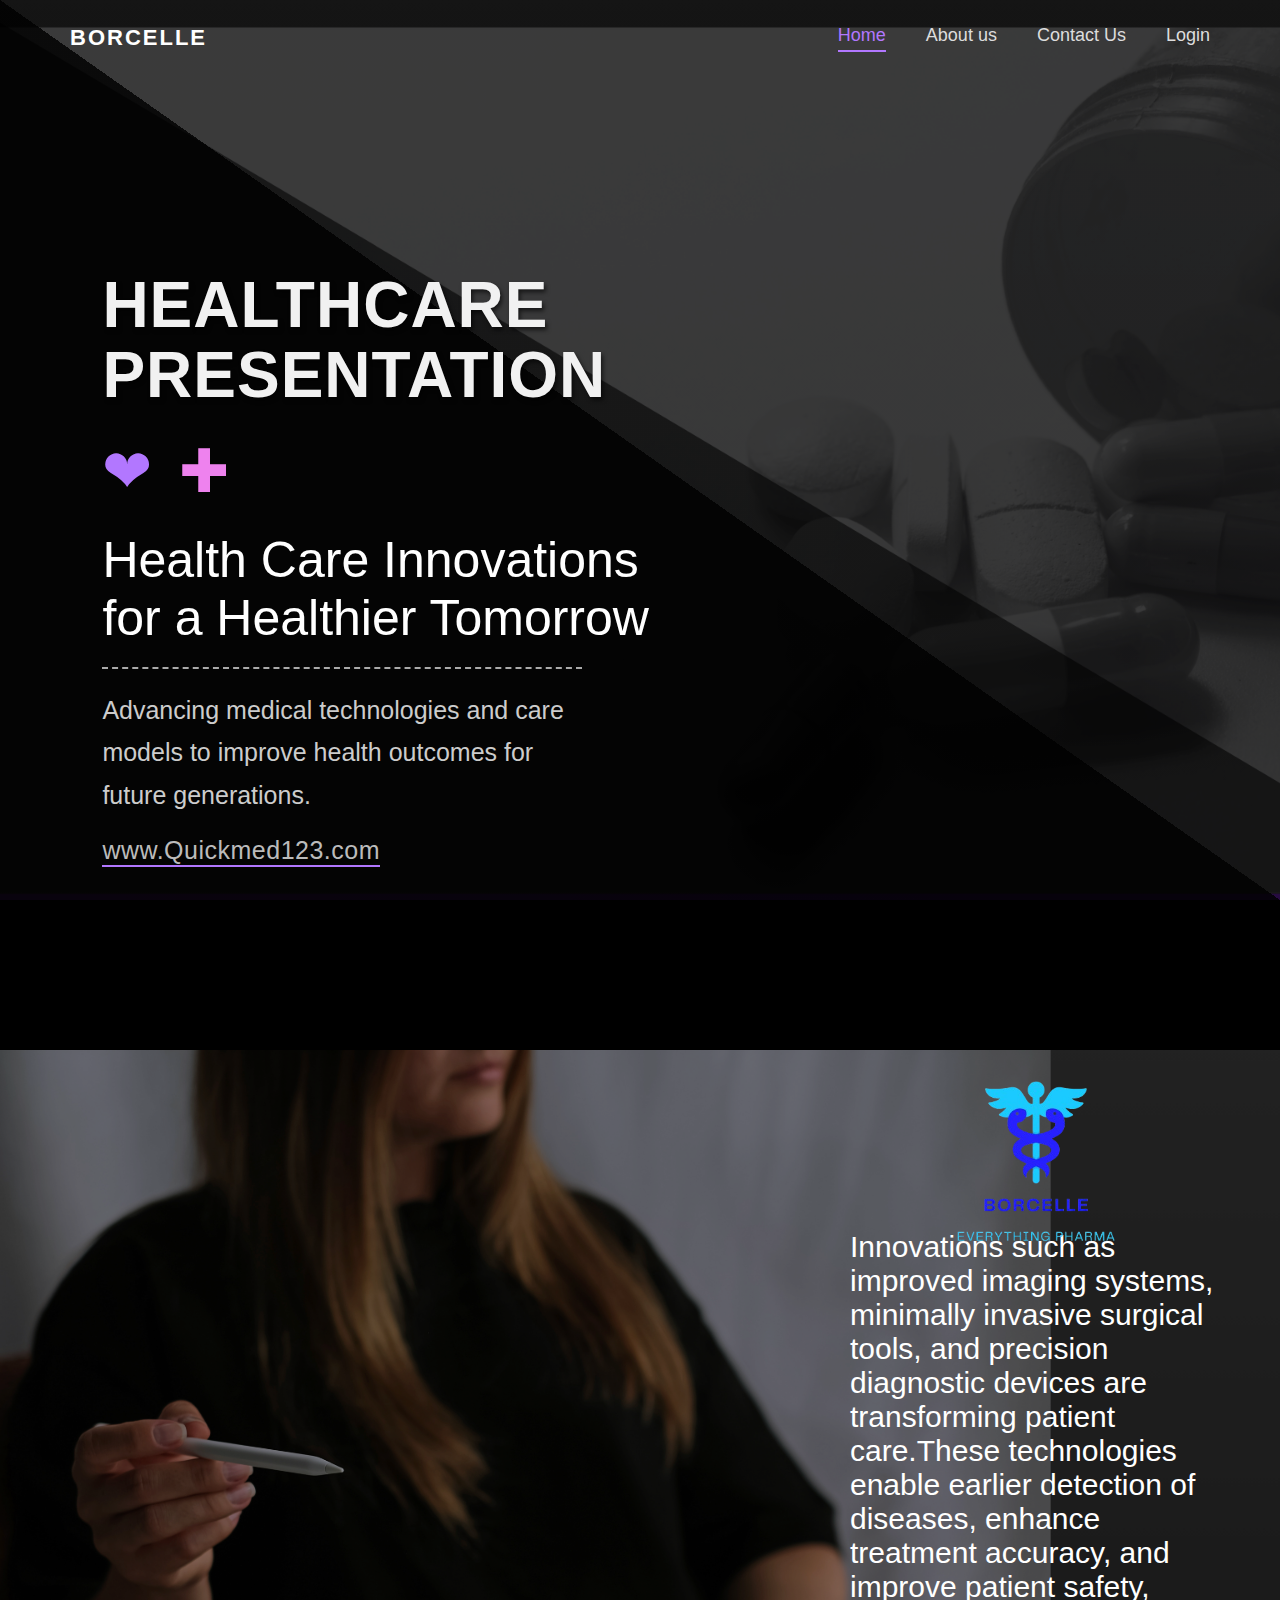
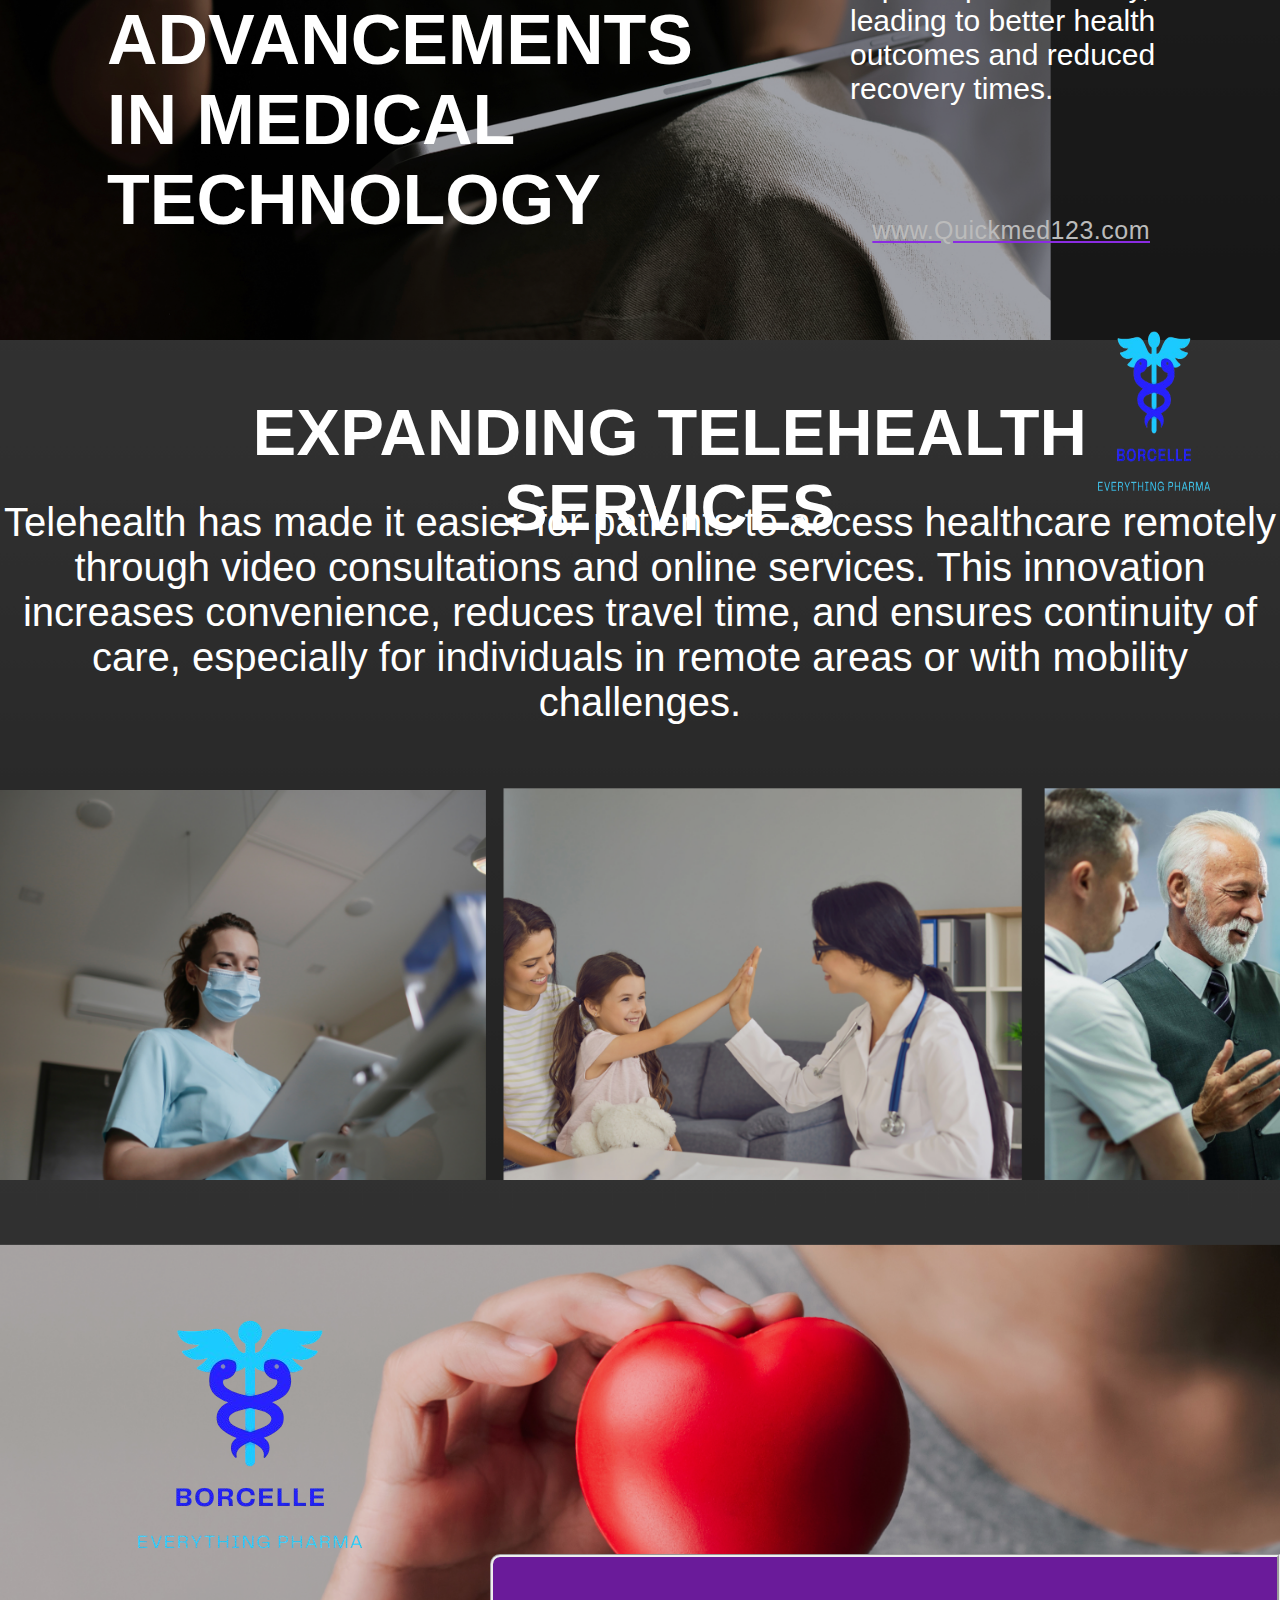
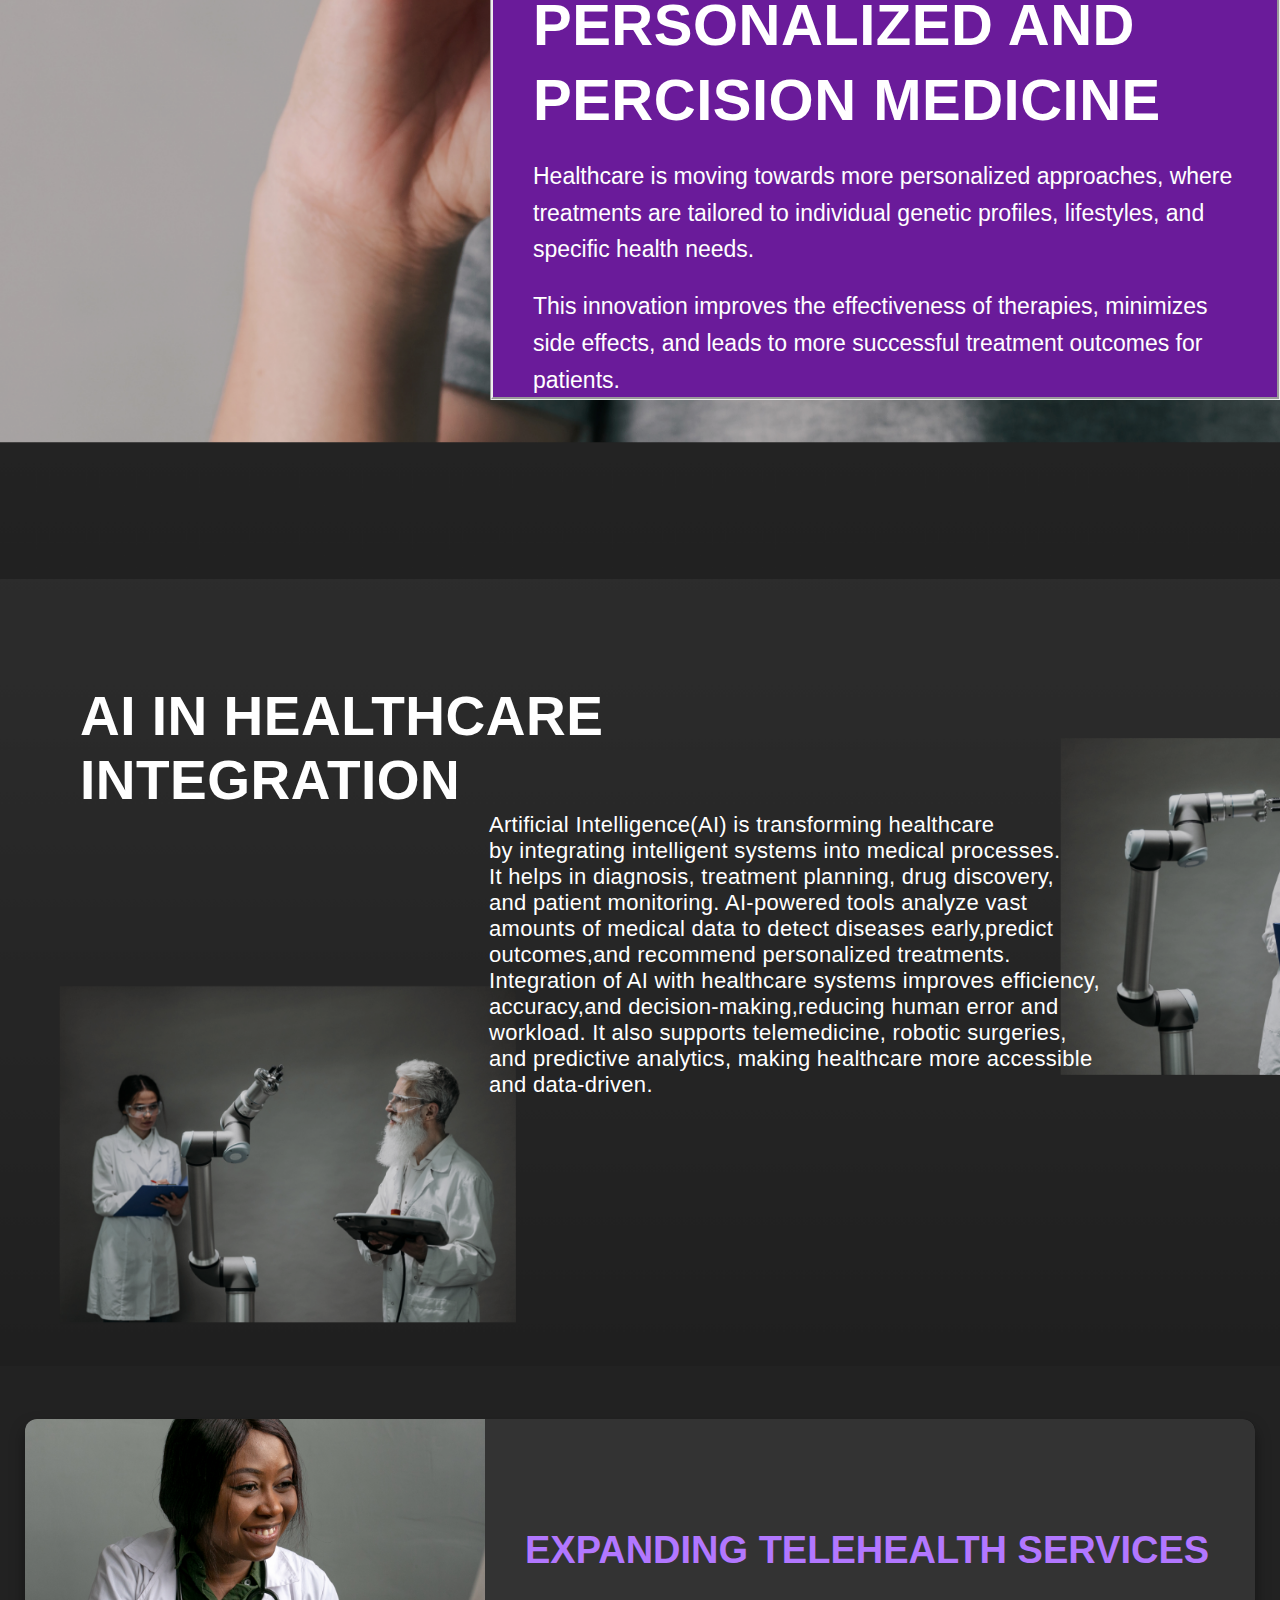
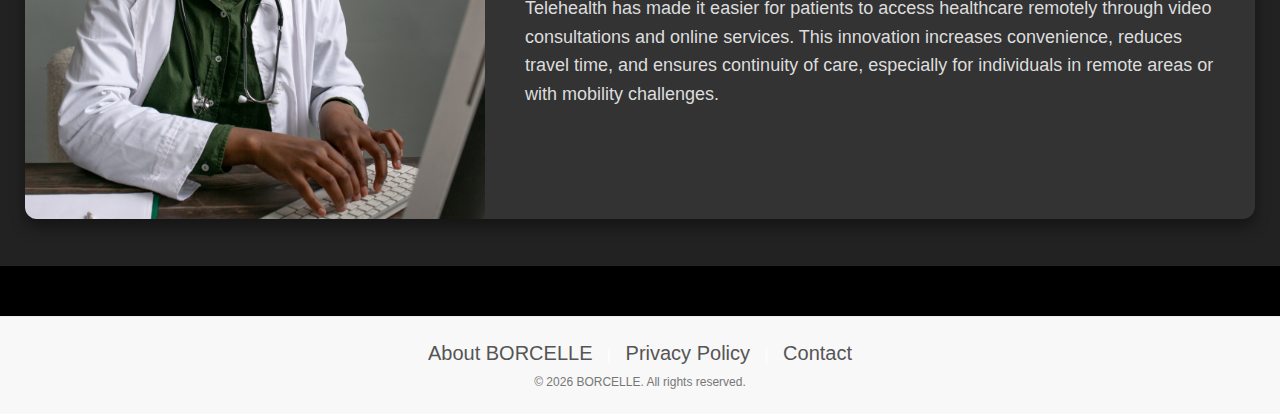
<file: index.html>
<!DOCTYPE html>
<html lang="en">
<head>
  <meta charset="UTF-8">
  <meta name="viewport" content="width=device-width, initial-scale=1.0">
  <title>Quick Meds</title>
  <link rel="stylesheet" href="./style.css">
</head>
<body>
  <div>
    <img id="frontp" src="./first1.png">
    <header class="navbar">
    <div class="logo">BORCELLE</div>
    <nav class="nav-links">
      <a href="#" class="active">Home</a>
      <a href="About_us.html">About us</a>
      <a href="contact.html">Contact Us</a>
      <a href="login.html">Login</a>
    </nav>

    <div class="content">
      <h1>HEALTHCARE <br> PRESENTATION</h1>
      <div class="icon">
        <span class="heart">❤</span>
        <span class="cross">✚</span>
      </div>
      <h2>Health Care Innovations for a Healthier Tomorrow</h2>
      <hr>
      <p>
        Advancing medical technologies and care<br>
        models to improve health outcomes for<br>
        future generations.
      </p>
      <span class="website">www.Quickmed123.com</span>
    </div>
    </header>
   


  </div>

  <div>
    <img id = "front2p" src="./page 2.png">
    <div  class="content2">
      <h1>ADVANCEMENTS <br>IN MEDICAL <br> TECHNOLOGY</h1>
      <h2>
        Innovations such as <br>improved imaging systems, minimally invasive surgical tools,
        and precision diagnostic devices are transforming patient care.These technologies
        enable earlier detection of diseases, enhance treatment accuracy, and improve
        patient safety, leading to better health outcomes and reduced recovery times.
      </h2>
      <p class="website2">www.Quickmed123.com </p>
    </div>
    <header class="main-header">
    <div class="logo-container">
        <a href="/">
          <img src="logo_32.png" alt="BORCELLE Everything Pharma Logo" class="header-logo">
        </a>
    </div>
    </header>
  
  </div>

  <div>
    <img id="front3p" src="./images 3.png">
    <div class="content3">
      <h1>EXPANDING TELEHEALTH SERVICES</h1>
      <h2>
        Telehealth has made it easier for patients to access healthcare remotely through video consultations and online
        services. This innovation increases convenience, reduces travel time, and ensures continuity of care, especially for
        individuals in remote areas or with mobility challenges.
      </h2>

  </div>
  <div>
    <img src="./logo_32.png" alt="BORCELLE Everything Pharma Logo" class="header-logo2">
  </div>
  
  <div>
    <img id="front4p" src="./SEB WALI IMAGE.PNG">
    <div class="content4">
      <h1>PERSONALIZED AND<br> PERCISION MEDICINE</h1>
      <p>
        Healthcare is moving towards more personalized approaches, where treatments are
        tailored to individual genetic profiles, lifestyles, and specific health needs.
      </p>
      <p>
        This innovation improves the effectiveness of therapies, minimizes side effects,
        and leads to more successful treatment outcomes for patients.
      </p>
    </div>
    <div>
      <img src="./logo_32.png" alt="BORCELLE Everything Pharma Logo" class="header-logo3">
    </div>
    
  </div>

  <div class="nursdoc">
    <img src="./docnurs.png" id="front5p">
    <div class="content5">
      <h1>AI IN HEALTHCARE<br> INTEGRATION</h1>
      <p>
        Artificial Intelligence(AI) is transforming healthcare<br> by integrating intelligent systems into medical processes.<br> It helps in diagnosis, treatment planning, drug discovery, <br>and patient monitoring. AI-powered tools analyze vast <br>amounts of medical data to detect diseases early,predict<br> outcomes,and recommend personalized treatments.<br>

        Integration of AI with healthcare systems improves efficiency,<br> accuracy,and decision-making,reducing human error and<br> workload. It also supports telemedicine, robotic surgeries,<br> and predictive analytics, making healthcare more accessible <br>and data-driven.

      </p>

  </div><br>
  <div class="section-container">
    <div class="telehealth-block">
      <div class="image-side">
          <img src="./photo.png" alt="Image related to telehealth">
      </div>
            
      <div class="content-side">
          <h1>EXPANDING TELEHEALTH SERVICES</h1>
          <p>
              Telehealth has made it easier for patients to access healthcare remotely through video consultations and online
              services. This innovation increases convenience, reduces travel time, and ensures continuity of care, especially for
              individuals in remote areas or with mobility challenges.
          </p>
      </div>
    </div>
  </div>

    <footer class="simple-footer">
      <div class="footer-simple-container">
        <div class="footer-links-simple">
          <a href="About_us.html">About BORCELLE</a>
          <span class="separator-simple">|</span>
          <a href="privacy_policy.html">Privacy Policy</a>
          <span class="separator-simple">|</span>
          <a href="contact.html">Contact</a>
        </div>
        <p class="footer-copyright-simple">
          &copy; 2025 BORCELLE. All rights reserved.
        </p>

      </div>
    </footer>

  </div>
  <script>
  document.querySelector(".footer-copyright-simple")
    .innerHTML = `&copy; ${new Date().getFullYear()} BORCELLE. All rights reserved.`;
// scrollbar
const elements = document.querySelectorAll(".features");
function revealOnScroll() {
  elements.forEach(el => {
    const position = el.getBoundingClientRect().top;
    const windowHeight = window.innerHeight;

    if (position < windowHeight * 0.8) {
      el.classList.add("show");
    }
  });
}
window.addEventListener("scroll", revealOnScroll);
revealOnScroll();
elements.forEach(el => observer.observe(el));  
</script>

</body>
</html>
</file>
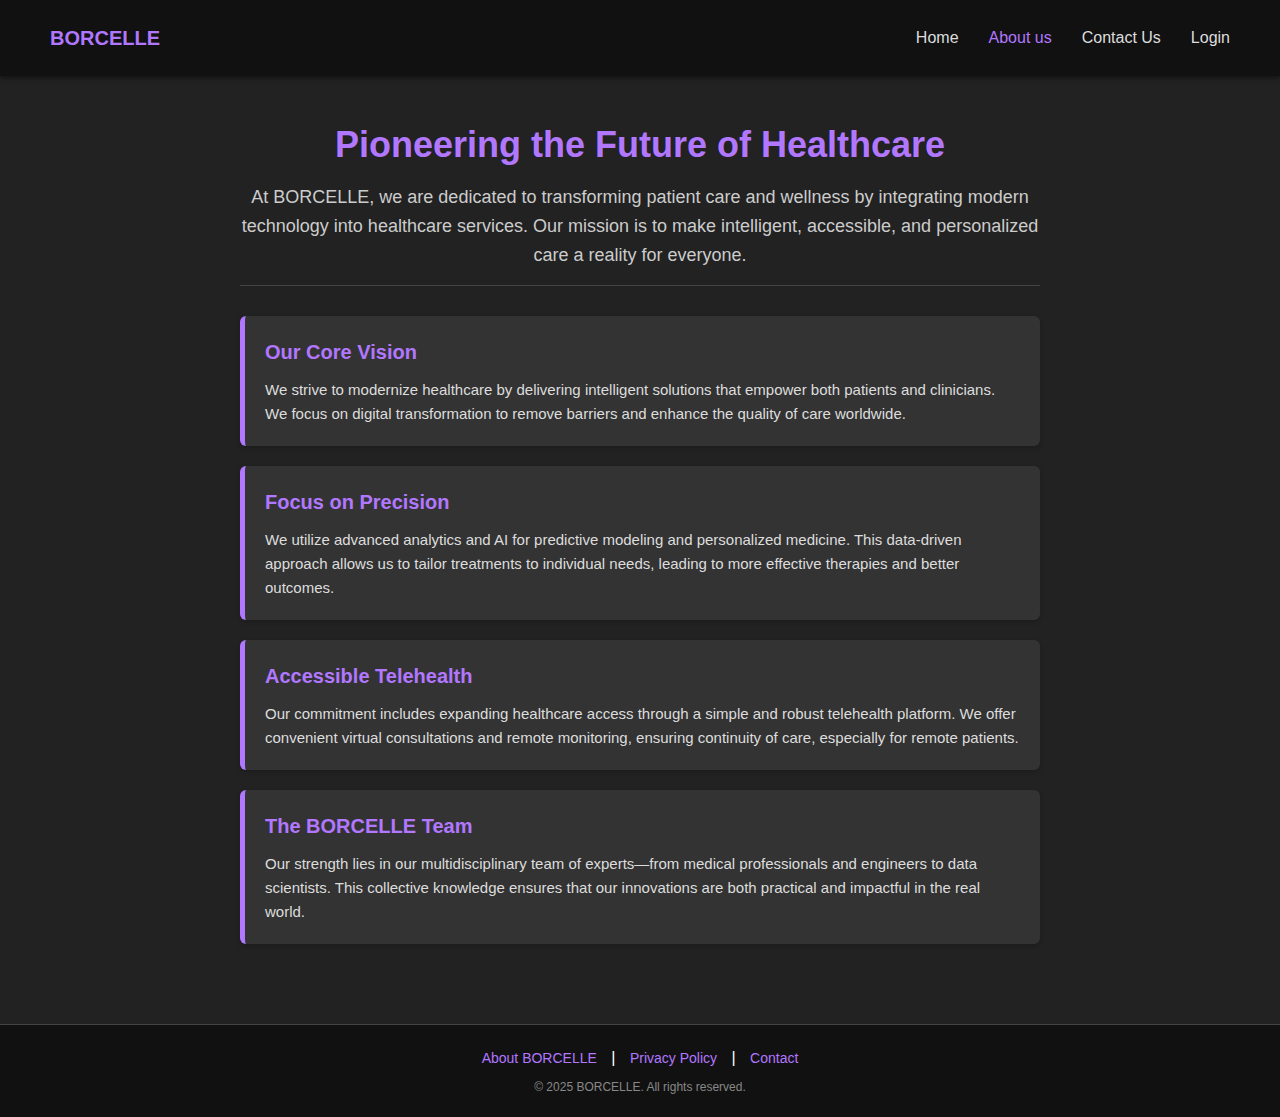
<file: About_us.html>
<!DOCTYPE html>
<html lang="en">
<head>
  <meta charset="UTF-8">
  <meta name="viewport" content="width=device-width, initial-scale=1.0">
  <title>About BORCELLE</title>
  <style>
    * {
      margin: 0;
      padding: 0;
      box-sizing: border-box;
      font-family: -apple-system, BlinkMacSystemFont, "Segoe UI", Roboto, "Helvetica Neue", Arial, sans-serif;
    }

    body {
      background-color: #222; 
      color: #fff;
      line-height: 1.6;
      min-height: 100vh;
      display: flex;
      flex-direction: column;
    }

    .navbar {
      display: flex;
      justify-content: space-between;
      align-items: center;
      padding: 20px 50px;
      background: #111;
      box-shadow: 0 2px 5px rgba(0, 0, 0, 0.5);
    }

    .logo {
      font-size: 20px;
      font-weight: bold;
      color: #b277ff; 
    }

    .nav-links {
      display: flex;
      gap: 30px;
    }

    .nav-links a {
      color: #ddd;
      text-decoration: none;
      font-size: 16px;
      padding: 5px 0;
    }

    .nav-links a:hover,
    .nav-links a.active {
      color: #b277ff;
    }

    .about-section {
        padding: 40px 50px;
        margin: 0 auto;
        max-width: 900px;
        flex-grow: 1;
    }

    .about-section h2 {
        font-size: 36px;
        font-weight: bold;
        margin-bottom: 10px;
        color: #b277ff;
        text-align: center;
    }
    
    .about-section > p {
        font-size: 18px;
        color: #ccc;
        text-align: center;
        margin-bottom: 30px;
        padding-bottom: 15px;
        border-bottom: 1px solid #444; 
    }

    .feature-list {
        display: flex;
        flex-direction: column;
        gap: 20px;
        margin-top: 30px;
    }

    .features {
        background-color: #333;
        padding: 20px;
        border-radius: 6px;
        box-shadow: 0 2px 5px rgba(0, 0, 0, 0.2);
        border-left: 5px solid #b277ff; 
    }

    .features h3 {
        font-size: 20px;
        color: #b277ff;
        margin-bottom: 10px;
        font-weight: bold;
    }

    .features p {
        font-size: 15px;
        color: #ddd;
    }

    .footer1 {
        background-color: #111;
        text-align: center; 
        padding: 20px 10px;
        border-top: 1px solid #444;
        margin-top: 40px;
    }

    .footer-links a {
        color: #b277ff;
        text-decoration: none;
        margin: 0 10px; 
        font-size: 14px;
    }

    .footer3 {
        margin: 8px 0 0 0; 
        font-size: 12px;
        color: #888;
    }

    @media (max-width: 600px) {
        .navbar {
            padding: 15px 20px;
            flex-direction: column;
            gap: 10px;
        }
        .nav-links {
            gap: 15px;
        }
        .about-section {
            padding: 30px 20px;
        }
        .about-section h2 {
            font-size: 28px;
        }
    }
  </style>  
</head>
<body>
   <header class="navbar">
        <div class="logo">BORCELLE</div>
        <nav class="nav-links">
            <a href="index.html">Home</a>
            <a href="about.html" class="active">About us</a>
            <a href="contact.html">Contact Us</a>
            <a href="login.html">Login</a>
        </nav>
    </header>

    <div class="about-section">
        <h2>Pioneering the Future of Healthcare</h2>
        <p>
            At BORCELLE, we are dedicated to transforming patient care and wellness by integrating modern technology into healthcare services. Our mission is to make intelligent, accessible, and personalized care a reality for everyone.
        </p>

        <div class="feature-list">
            
            <div class="features">
                <h3>Our Core Vision</h3>
                <p>
                    We strive to modernize healthcare by delivering intelligent solutions that empower both patients and clinicians. We focus on digital transformation to remove barriers and enhance the quality of care worldwide.
                </p>
            </div>
            
            <div class="features">
                <h3>Focus on Precision</h3>
                <p>
                    We utilize advanced analytics and AI for predictive modeling and personalized medicine. This data-driven approach allows us to tailor treatments to individual needs, leading to more effective therapies and better outcomes.
                </p>
            </div>

            <div class="features">
                <h3>Accessible Telehealth</h3>
                <p>
                    Our commitment includes expanding healthcare access through a simple and robust telehealth platform. We offer convenient virtual consultations and remote monitoring, ensuring continuity of care, especially for remote patients.
                </p>
            </div>
            
            <div class="features">
                <h3>The BORCELLE Team</h3>
                <p>
                    Our strength lies in our multidisciplinary team of experts—from medical professionals and engineers to data scientists. This collective knowledge ensures that our innovations are both practical and impactful in the real world.
                </p>
            </div>
        </div>
    </div>

    <footer class="footer1">
        <div class="footer2">
            <div class="footer-links">
                <a href="about.html">About BORCELLE</a>
                <span class="separator-simple">|</span>
                <a href="#">Privacy Policy</a>
                <span class="separator-simple">|</span>
                <a href="contact.html">Contact</a>
            </div>
            <p class="footer3">
                &copy; 2025 BORCELLE. All rights reserved.
            </p>
        </div>
    </footer>
    <script>
        const links = document.querySelectorAll(".nav-links a");
links.forEach(link => {
  if (link.href === window.location.href) {
    link.classList.add("active");
  }
});

document.getElementById("themeBtn").addEventListener("click", () => {
document.body.classList.toggle("light");
});

    </script>    
</body>
</html>
</file>
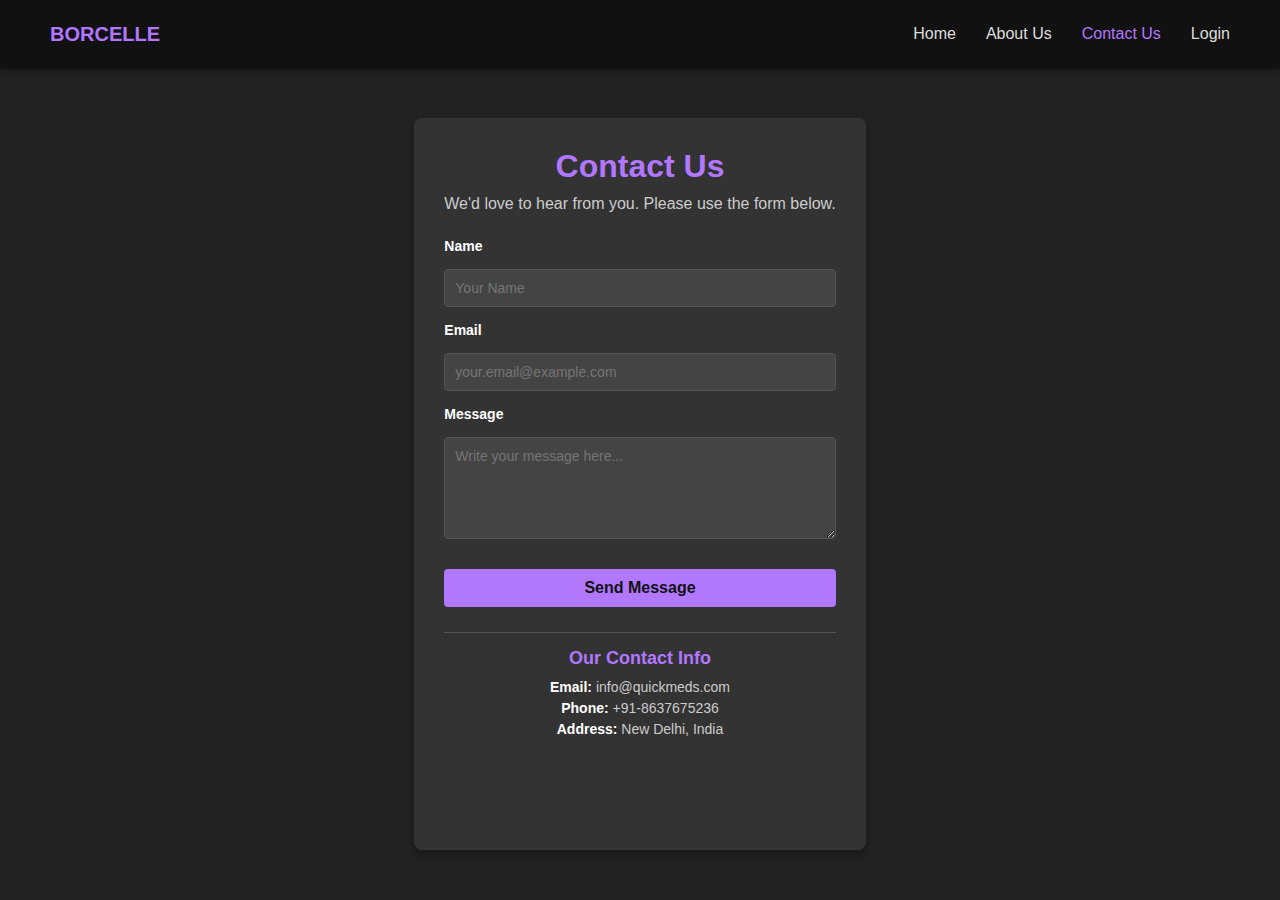
<file: contact.html>
<!DOCTYPE html>
<html lang="en">
<head>
  <meta charset="UTF-8">
  <meta name="viewport" content="width=device-width, initial-scale=1.0">
  <title>Contact BORCELLE</title>
  <style>
* {
  margin: 0;
  padding: 0;
  box-sizing: border-box;
  font-family: -apple-system, BlinkMacSystemFont, "Segoe UI", Roboto, "Helvetica Neue", Arial, sans-serif; 
}

body {
  background-color: #222; 
  color: #fff;
  min-height: 100vh;
  display: flex;
  flex-direction: column;
}

.navbar {
  display: flex;
  justify-content: space-between;
  align-items: center;
  padding: 20px 50px;
  background: #111;
  box-shadow: 0 2px 5px rgba(0, 0, 0, 0.5);
}

.logo {
  font-size: 20px;
  font-weight: bold;
  color: #b277ff; 
}

.nav-links {
  display: flex;
  gap: 30px;
}

.nav-links a {
  color: #ddd;
  text-decoration: none;
  font-size: 16px;
  padding: 5px 0;
}

.nav-links a:hover,
.nav-links a.active {
  color: #b277ff;
}

.container {
    max-width: 550px;
    margin: 50px auto;
    flex-grow: 1;
    background: #333; 
    padding: 30px;
    border-radius: 8px;
    box-shadow: 0 4px 10px rgba(0, 0, 0, 0.3);
}

.container h1 {
    font-size: 32px;
    margin-bottom: 10px;
    color: #b277ff;
    text-align: center;
}

.container p.intro-text {
    font-size: 16px;
    color: #ccc;
    margin-bottom: 25px;
    text-align: center;
}

.details {
    display: flex;
    flex-direction: column;
    gap: 15px;
}

.details label {
    font-size: 14px;
    color: #fff;
    font-weight: bold;
}

.details input,
.details textarea {
    padding: 10px;
    border-radius: 4px;
    border: 1px solid #555;
    background: #444;
    color: #fff;
    font-size: 14px;
}

.details input:focus,
.details textarea:focus {
    outline: none;
    border-color: #b277ff;
}

.details textarea {
    resize: vertical;
}

.details button {
    padding: 10px;
    border: none;
    border-radius: 4px;
    background: #b277ff;
    color: #111;
    font-size: 16px;
    cursor: pointer;
    font-weight: bold;
    margin-top: 15px;
    transition: background-color 0.2s;
}

.details button:hover {
    background: #9a58ff; 
}

.contact-details {
    margin-top: 25px;
    padding-top: 15px;
    border-top: 1px solid #555;
    font-size: 14px;
}

.contact-details h2 {
  font-size: 18px;
  color: #b277ff;
  margin-bottom: 10px;
  text-align: center;
}

.item {
    margin-bottom: 5px;
    color: #ccc;
    text-align: center;
}

.item strong {
  color: #fff;
}

@media (max-width: 600px) {
    .navbar {
        padding: 15px 20px;
        flex-direction: column;
        gap: 10px;
    }
    .nav-links {
        gap: 15px;
    }
    .container {
        margin: 30px 15px;
        padding: 20px;
    }
}
  </style>  
</head>
<body>
   <header class="navbar">
        <div class="logo">BORCELLE</div>
        <nav class="nav-links">
            <a href="index.html">Home</a>
            <a href="about.html">About Us</a>
            <a href="contact.html" class="active">Contact Us</a>
            <a href="login.html">Login</a> 
        </nav>
    </header>
    
    <div class="container">
        <h1>Contact Us</h1>
        <p class="intro-text">We'd love to hear from you. Please use the form below.</p>
        
        <form class="details">
            <label for="name">Name</label>
            <input type="text" id="name" name="name" required placeholder="Your Name">
            
            <label for="email">Email</label>
            <input type="email" id="email" name="email" required placeholder="your.email@example.com">
            
            <label for="message">Message</label>
            <textarea id="message" name="message" rows="5" required placeholder="Write your message here..."></textarea>
            
            <button type="submit">Send Message</button>
        </form>
        
        <div class="contact-details">
            <h2>Our Contact Info</h2>
            
            <div class="item">
              <strong>Email:</strong> info@quickmeds.com
            </div>
            
            <div class="item">
              <strong>Phone:</strong> +91-8637675236
            </div>

            <div class="item">
              <strong>Address:</strong> New Delhi, India
            </div>
        </div>
    </div>
<script>
  document.querySelector(".details").addEventListener("submit", e => {
    e.preventDefault();

    const name = document.getElementById("name").value.trim();
    const email = document.getElementById("email").value.trim();
    const message = document.getElementById("message").value.trim();

    if (!name) return alert("Enter your name.");
    if (!email.includes("@")) return alert("Enter valid email.");
    if (message.length < 5) return alert("Message too short.");

    alert("Message sent!");
  });
</script>

    
</body>
</html>
</file>
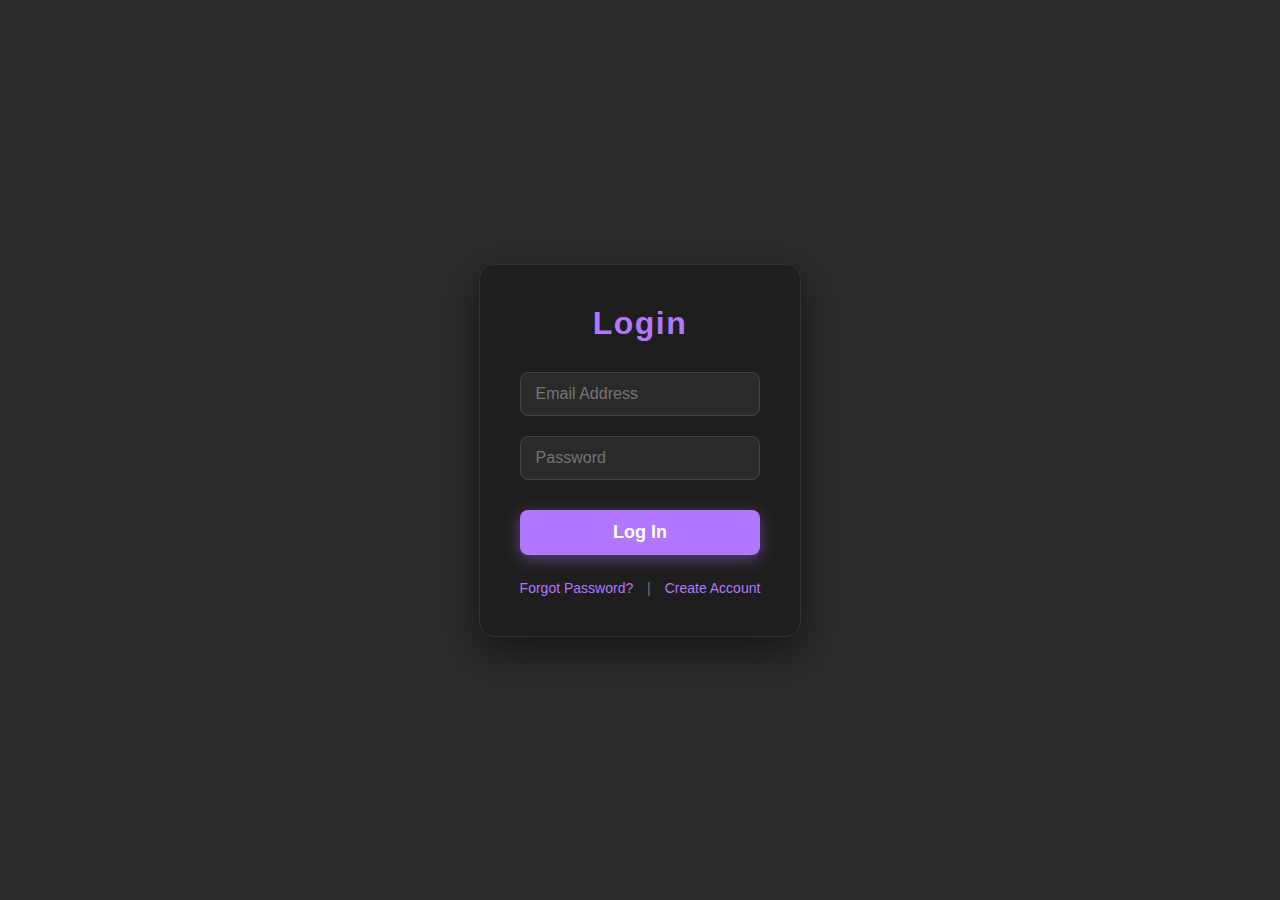
<file: login.html>
<!DOCTYPE html>
<html lang="en">
<head>
  <meta charset="UTF-8">
  <meta name="viewport" content="width=device-width, initial-scale=1.0">
  <title>Login</title>
  <style>
    * {
      margin: 0;
      padding: 0;
      box-sizing: border-box;
      font-family: "Poppins", sans-serif; 
    }

    body {
      background-color: #2b2b2b; 
      color: #fff;
      display: flex;
      justify-content: center;
      align-items: center;
      min-height: 100vh;
    }

    .login-container {
      max-width: 400px;
      padding: 40px;
      background: #1e1e1e; 
      border-radius: 15px;
      box-shadow: 0 15px 40px rgba(0, 0, 0, 0.5); 
      border: 1px solid #333; 
    }

    .login-container h1 {
      font-size: 32px;
      font-weight: 700;
      text-align: center;
      margin-bottom: 30px;
      color: #b277ff; 
      letter-spacing: 1.5px;
    }

    .login-form {
      display: flex;
      flex-direction: column;
      gap: 20px;
    }

    .inputs {
      position: relative;
    }

    .login-form input {
      width: 100%;
      padding: 12px 15px;
      border: 1px solid #444;
      border-radius: 8px;
      background: #2a2a2a; 
      color: #fff;
      font-size: 16px;
      transition: border-color 0.3s ease, box-shadow 0.3s ease;
    }

    .login-form input:focus {
      border-color: #b277ff;
      outline: none;
      box-shadow: 0 0 8px rgba(178, 119, 255, 0.6);
    }

    .login-form button {
      width: 100%;
      padding: 12px 0;
      border: none;
      border-radius: 8px;
      background: #b277ff; 
      color: #fff;
      font-size: 18px;
      font-weight: 600;
      cursor: pointer;
      margin-top: 10px;
      transition: 0.3s ease,box-shadow 0.3s ease;
      box-shadow: 0 4px 15px rgba(178, 119, 255, 0.4);
    }

    .login-form button:hover {
      background: #7c3bd8; 
      transform: translateY(-2px);
      box-shadow: 0 6px 20px rgba(124, 59, 216, 0.6);
    }

    .links {
      text-align: center;
      margin-top: 25px;
      font-size: 14px;
    }

    .links a {
      color: #b277ff;
      text-decoration: none;
      transition: color 0.3s ease;
    }

    .links a:hover {
      color: #fff;
      text-decoration: underline;
    }

    .separator {
      color: #777;
      margin: 0 10px;
    }
  </style>  
</head>
<body>
   
  <div class="login-container">
    <h1>Login</h1>

    <form class="login-form">
      
      <div class="inputs">
        <input type="email" id="email" name="email" placeholder="Email Address" required>
      </div>
      
      <div class="input-group">
        <input type="password" id="password" name="password" placeholder="Password" required>
      </div>
      
      <button type="submit">Log In</button>
    </form>

    <div class="links">
      <a href="#">Forgot Password?</a>
      <span class="separator">|</span>
      <a href="#">Create Account</a>
    </div>
  </div>
<script>
  const form = document.querySelector(".login-form");
  const email = document.getElementById("email");
  const pass = document.getElementById("password");
  const btn = document.querySelector("button");
  email.addEventListener("input", checkInputs);
  pass.addEventListener("input", checkInputs);

  form.addEventListener("submit", function(e) {

    if (!email.value.includes("@") || !email.value.includes(".")) {
      alert("Invalid email.");
      return;
    }

    if (pass.value.length < 6) {
      alert("Password must be at least 6 characters.");
      return;
    };

    alert("Welcome Back!");

    email.value = "";
    pass.value = "";
    checkInputs(); 
  });
</script>
        
</body>
</html>
</file>
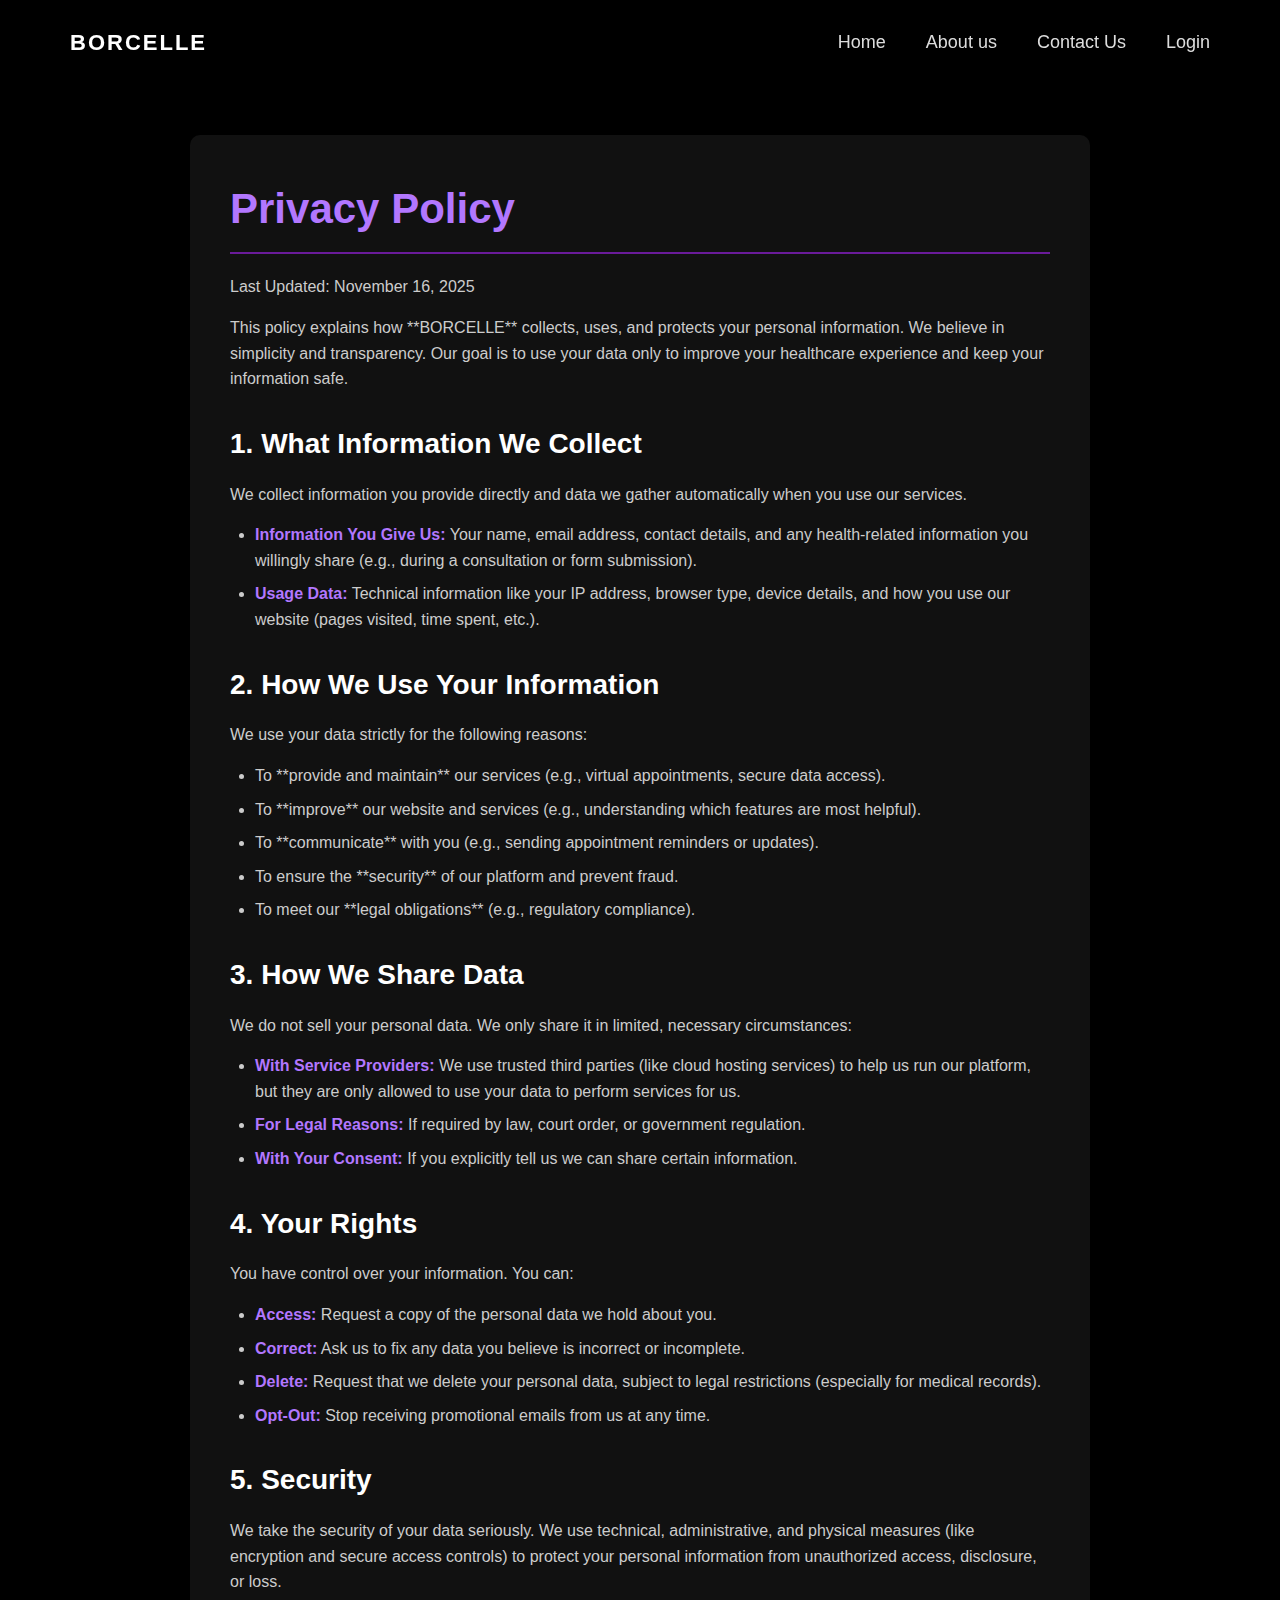
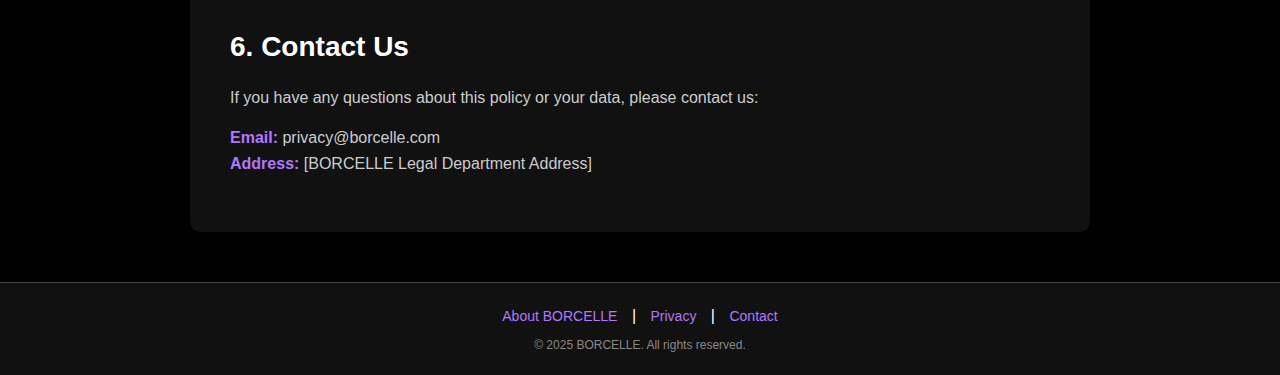
<file: privacy_policy.html>
<!DOCTYPE html>
<html lang="en">
<head>
  <meta charset="UTF-8">
  <meta name="viewport" content="width=device-width, initial-scale=1.0">
  <title>Privacy Policy</title>
  <style>
    * {
      margin: 0;
      padding: 0;
      box-sizing: border-box;
      font-family: "Poppins", sans-serif;
      scroll-behavior: smooth;
    }

    body {
      background-color: #000;
      color: #fff;
      line-height: 1.6;
    }

    .navbar {
      display: flex;
      justify-content: space-between;
      align-items: center;
      padding: 25px 70px;
      background: rgba(0, 0, 0, 0.6);
      position: sticky;
      top: 0;
      z-index: 100;
      box-shadow: 0 2px 10px rgba(0, 0, 0, 0.5);
    }

    .logo {
      font-size: 22px;
      font-weight: 700;
      letter-spacing: 2px;
      color: #fff;
    }

    .nav-links {
      display: flex;
      gap: 40px;
    }

    .nav-links a {
      color: #ddd;
      text-decoration: none;
      font-size: 18px;
      transition: 0.3s;
    }

    .nav-links a:hover,
    .nav-links a.active {
      color: #b277ff;
    }

    /* Policy Content Styling */
    .policy-container {
      max-width: 900px;
      margin: 50px auto;
      padding: 40px;
      background: #111;
      border-radius: 10px;
      box-shadow: 0 4px 20px rgba(0, 0, 0, 0.7);
    }

    h1 {
      font-size: 42px;
      color: #b277ff;
      margin-bottom: 20px;
      border-bottom: 2px solid #6a1b9a;
      padding-bottom: 10px;
    }

    h2 {
      font-size: 28px;
      color: #fff;
      margin-top: 30px;
      margin-bottom: 15px;
    }

    p {
      margin-bottom: 15px;
      color: #ccc;
    }

    ul {
      margin-left: 25px;
      margin-bottom: 20px;
      list-style-type: disc;
    }

    li {
      margin-bottom: 8px;
      color: #ccc;
    }

    strong {
      color: #b277ff;
    }

    /* Footer Styles (copied for consistency) */
    .simple-footer {
        background-color: #111;
        text-align: center; 
        padding: 20px 10px;
        border-top: 1px solid #444;
        width: 100%;
        position: relative;
        z-index: 10;
        margin-top: 50px;
    }

    .footer-links-simple a {
        color: #b277ff;
        text-decoration: none;
        margin: 0 10px; 
        font-size: 14px;
    }

    .footer-links-simple a:hover {
        text-decoration: underline;
    }

    .footer-copyright-simple {
        margin: 8px 0 0 0; 
        font-size: 12px;
        color: #888;
    }

  </style>
</head>
<body>

  <header class="navbar">
    <div class="logo">BORCELLE</div>
    <nav class="nav-links">
      <a href="index.html">Home</a>
      <a href="About_us.html">About us</a>
      <a href="contact.html">Contact Us</a>
      <a href="login.html">Login</a>
    </nav>
  </header>

  <div class="policy-container">
    <h1>Privacy Policy</h1>

    <p>
      Last Updated: November 16, 2025
    </p>

    <p>
      This policy explains how **BORCELLE** collects, uses, and protects your personal information. We believe in simplicity and transparency. Our goal is to use your data only to improve your healthcare experience and keep your information safe.
    </p>

    <h2>1. What Information We Collect</h2>
    <p>We collect information you provide directly and data we gather automatically when you use our services.</p>
    <ul>
      <li><strong>Information You Give Us:</strong> Your name, email address, contact details, and any health-related information you willingly share (e.g., during a consultation or form submission).</li>
      <li><strong>Usage Data:</strong> Technical information like your IP address, browser type, device details, and how you use our website (pages visited, time spent, etc.).</li>
    </ul>

    <h2>2. How We Use Your Information</h2>
    <p>We use your data strictly for the following reasons:</p>
    <ul>
      <li>To **provide and maintain** our services (e.g., virtual appointments, secure data access).</li>
      <li>To **improve** our website and services (e.g., understanding which features are most helpful).</li>
      <li>To **communicate** with you (e.g., sending appointment reminders or updates).</li>
      <li>To ensure the **security** of our platform and prevent fraud.</li>
      <li>To meet our **legal obligations** (e.g., regulatory compliance).</li>
    </ul>

    <h2>3. How We Share Data</h2>
    <p>We do not sell your personal data. We only share it in limited, necessary circumstances:</p>
    <ul>
      <li><strong>With Service Providers:</strong> We use trusted third parties (like cloud hosting services) to help us run our platform, but they are only allowed to use your data to perform services for us.</li>
      <li><strong>For Legal Reasons:</strong> If required by law, court order, or government regulation.</li>
      <li><strong>With Your Consent:</strong> If you explicitly tell us we can share certain information.</li>
    </ul>

    <h2>4. Your Rights</h2>
    <p>You have control over your information. You can:</p>
    <ul>
      <li><strong>Access:</strong> Request a copy of the personal data we hold about you.</li>
      <li><strong>Correct:</strong> Ask us to fix any data you believe is incorrect or incomplete.</li>
      <li><strong>Delete:</strong> Request that we delete your personal data, subject to legal restrictions (especially for medical records).</li>
      <li><strong>Opt-Out:</strong> Stop receiving promotional emails from us at any time.</li>
    </ul>

    <h2>5. Security</h2>
    <p>
      We take the security of your data seriously. We use technical, administrative, and physical measures (like encryption and secure access controls) to protect your personal information from unauthorized access, disclosure, or loss.
    </p>

    <h2>6. Contact Us</h2>
    <p>
      If you have any questions about this policy or your data, please contact us:
    </p>
    <p>
      <strong>Email:</strong> privacy@borcelle.com<br>
      <strong>Address:</strong> [BORCELLE Legal Department Address]
    </p>
  </div>

  <footer class="simple-footer">
    <div class="footer-simple-container">
      
      <div class="footer-links-simple">
        <a href="About_us.html">About BORCELLE</a>
        <span class="separator-simple">|</span>
        <a href="privacy_policy.html">Privacy</a>
        <span class="separator-simple">|</span>
        <a href="contact.html">Contact</a>
      </div>
      
      <p class="footer-copyright-simple">
        &copy; 2025 BORCELLE. All rights reserved.
      </p>

    </div>
  </footer>

</body>
</html>
</file>
<file: style.css>
* {
  margin: 0;
  padding: 0;
  box-sizing: border-box;
  font-family: "Poppins", sans-serif;
}

body {
  background-color: #000;
  color: #fff;
  overflow-x: hidden;
}

#frontp {
  position: absolute;
  top: 0;
  left: 0;
  width: 1500px;
  height: 100vh;
  object-fit: cover;
  z-index: -2;
  filter: brightness(85%);

}

.navbar {
  position: relative;
  display: flex;
  justify-content: space-between;
  align-items: center;
  padding: 25px 70px;
  background: rgba(0, 0, 0, 0.4);
  height: 100vh;
}

.logo {
  position: absolute;
  top: 25px;
  left: 70px;
  font-size: 22px;
  font-weight: 700;
  letter-spacing: 2px;
  color: #fff;
}

.nav-links {
  position: absolute;
  top: 25px;
  right: 70px;
  display: flex;
  gap: 40px;
}

.nav-links a {
  color: #ddd;
  text-decoration: none;
  font-size: 18px;
  transition: 0.3s ease;
  display: sticky;
}

.nav-links a:hover,
.nav-links a.active {
  color: #b277ff;
  border-bottom: 2px solid #b277ff;
  padding-bottom: 4px;
}

.navbar::before {
  content: "";
  position: absolute;
  top: 0;
  left: 0;
  width: 100%;
  height: 100%;
  background: linear-gradient(
    to top right,
    rgba(0, 0, 0, 0.85) 50%,
    rgba(0, 0, 0, 0.2) 50%
  );
  z-index: -1;
}

.content {
  position: absolute;
  top: 30%;
  left: 8%;
  color: #f1f1f1;
  max-width: 600px;
}

.content h1 {
  font-size: 64px;
  font-weight: 800;
  letter-spacing: 1px;
  line-height: 1.1;
  text-shadow: 2px 3px 4px rgba(0, 0, 0, 0.6);
}

.icon {
  margin: 25px 0;
  font-size: 60px;
  color: #b277ff;
}

.heart {
  color: #b277ff;
  margin-right: 10px;
}

.cross {
  color: violet;
}

.content h2 {
  font-weight: 500;
  font-size: 50px;
  color:white;
  margin-top: 10px;
  margin-bottom: 10px;
}

hr {
  width: 80%;
  border: none;
  border-top: 2px dashed #aaa;
  margin: 20px 0;
}

.content p {
  font-size: 25px;
  color: #ccc;
  line-height: 1.7;
}

.website {
  display: inline-block;
  margin-top: 20px;
  font-size: 25px;
  color: #bbb;
  letter-spacing: 0.5px;
  border-bottom: 2px solid #b277ff;
}

#front2p {
  position: absolute;
  object-fit: cover;
  z-index: -2;
  filter: brightness(65%);
  padding-bottom: 40px;
  padding-top: 100px;
  border: 1px violet ;
  width:1600px;
}

.content2 h1 {
  margin :50px 50px;
  padding-left: 57px;
  padding-bottom: 500px;
  padding-top: 650px;
  font-size: 70px;
}

.content2 h2 {
  position: absolute;
  top: 50px;        
  right: 50px;       
  color: white;
  width: 400px;
  padding-top: 1180px;
  padding-left: 20px;
  font-size: 30px;
  font-weight: 100;
  font-style: unset;
  
}

.website2 {
  display: inline-block;
  font-size: 25px;
  color: #bbb;
  letter-spacing: 0.5px;
  position: absolute;
  bottom: 5px;
  right: 50px;
  margin-right: 80px;
  margin-bottom: -950px;
  text-decoration: underline blueviolet;

}

.symbol {
  font-size: 2rem;
  color: #b996ff;
  text-align: left;
  letter-spacing: 5px;
}

#logo {
  size: 30px 30px;
}

.logo-container {
    position: absolute; 
    top: 20px;
    right: 30px; 
    z-index: 1000;
}

.header-logo {
  position: absolute;
  width: 350px;
  height: 350px;
  bottom: 1070px;
  right: 39px;
  color: red;
}


.main-header {
  position: relative; 
}


#front3p {
  position: absolute;
  object-fit: cover;
  background-size: cover;
  background-repeat: repeat;
  z-index: -2;
  filter: brightness(95%);
  border: 1px violet ;
  width:1600px;
  background-position: center;
  margin-top: -450px; 
  border: 2px violet;
}

.content3 h1 {
  font-size: 65px;
  text-align: center;
  letter-spacing: 0.5px;
  bottom: 50px;
  position: absolute; 
  top: 1970px;             
  bottom: auto;    
  margin-top: 10px;
  left: 60px;
}

.content3 h2 {
  font-size: 40px;
  font-weight: 120;
  margin-bottom: -100px;
  text-align: center;
  bottom: 50px;
  position: absolute; 
  top: 2100px;            
  bottom: auto;
}

.header-logo2 {
  position: absolute;
  width: 490px;
  height: 350px;
  right: 1px;
  color: red;
  padding-left: 240px;
  top: 1840px

}

@keyframes blink-effect {
    0% { opacity: 0; }
    100% { opacity: 1; }
}

.content3 h1 {
    display: inline-block;
    padding: 15px 30px;
    color: white;
    font-weight: bold;
    border-radius: 5px;
    cursor: pointer;
    text-align: center;
    transition: opacity 0.3s;
    transition: color 1s ease, transform 1s ease; 
}

.content3 h1:hover {
    animation-name: blink-effect;
    animation-duration: 0.50s; 
    animation-iteration-count: infinite; 
    animation-timing-function: steps(1); 
    
}

#front4p {
  height: 1000px;
  width: 1000px;
  position: absolute;
  object-fit: cover;
  background-size: cover;
  background-repeat: repeat;
  z-index: -2;
  filter: brightness(95%);
  border: 1px violet ;
  width:1600px;
  background-position: center;
  margin-top: 390px; 
  border: 2px violet;
  border-bottom: 50px;
  border-top: 50px;
  
}

.content4 {
  position: absolute;
  right: 0;
  bottom: 0;
  background-color: #6a1b9a;
  color: white;
  padding: 40px;
  width: 55%;
  height: 40%;
  border-top-left-radius: 10px;
  z-index: 2;
  margin-bottom: -2700px;
  padding-top: 30px;
  padding-bottom: 50px;
  box-sizing: content-box;
  border-style: groove;
}

.content4 h1 {
  font-size: 58px;
  font-weight: 700;
  margin-bottom: 20px;
  line-height: 1.3;
  letter-spacing : 0.5px;

}

.content4 p {
  font-size: 23px;
  line-height: 1.6;
  margin-bottom: 20px;
}

.header-logo3 {
  padding-top: 400px;
  margin-right: -190px;
  align-items: start;
  align-self: auto;
  padding-right: 10px;
}

#front5p {
  width: 1600px;
  padding-top: 485px;
  position: absolute;
  object-fit: cover;
  background-size: cover;
  background-repeat: repeat;
  z-index: -2;
  filter: brightness(85%);
  border: 1px violet ;
  background-position: center;
  
}

.content5 h1 {
  padding-top: 590px;
  padding-left: 80px;
  font-size: 55px;
  letter-spacing : 0.5px;
}

.content5 p {
  padding-bottom: 35px;
  padding-left: 489px;
  font-size: 22px;
  letter-spacing : 0.3px;
  overflow: 90px;
  padding-bottom: 200px;

}

.nursdoc {
  margin-top: 0px;
}

.simple-footer {
  text-align: center; 
  padding: 25px 10px;
  background-color: #f8f8f8;
  border-top: 1px solid #eee;
}

.footer-links-simple a {
  color: #555;
  text-decoration: none;
  margin: 0 10px; 
  font-size: 20px;

}

.footer-links-simple a:hover {
  color: #191919;
  text-decoration: underline;
}


.footer-copyright-simple {
  margin: 10px 0 0 0; 
  font-size: 12px;
  color: #777;
}

.section-container {
  width: 100%;
  max-width: 1600px;
  height: 50px;
  margin: 50px auto;
  padding: 25px;
  background-color: #222; 
  display: flex;
  justify-content: center;
  align-items: center;
  min-height: 500px;
  overflow: hidden;
  padding-bottom: 20px;
}

       
.telehealth-block {
  display: flex;
  flex-direction: row;
  width: 100%;
  height: 400px;
  position: relative;
  background: #191919; 
  border-radius: 12px;
  box-shadow: 0 8px 15px rgba(0, 0, 0, 0.4);
  overflow: hidden;
}

.image-side {
    flex: 1;
    min-width: 300px; 
    position: relative;
}

.image-side img {
    width: 100%;
    height: 100%;
    object-fit: cover;
    display: block;
}

.content-side {
    flex: 1.5; 
    padding: 50px 40px;
    display: flex;
    flex-direction: column;
    justify-content: center;
    background-color: #333; 
    border-top-right-radius: 12px;
    border-bottom-right-radius: 12px;
}

.content-side h1 {
    font-size: 38px;
    color: #b277ff; 
    margin-bottom: 20px;
    line-height: 1.2;
    font-weight: 700;
}

.content-side p {
    font-size: 18px;
    color: #ddd;
    line-height: 1.6;
}

@media (max-width: 850px) {
    .telehealth-block {
        flex-direction: column; 
    }
    .image-side {
        min-height: 250px;
        min-width: 100%;

    .content-side {
        padding: 30px 25px;
        border-radius: 0 0 12px 12px;
        text-align: center;
    }

    .content-side h1 {
        font-size: 30px;
    }
  }  
}

@media (max-width: 500px) {
    .section-container {
        margin: 20px auto;
        padding: 10px;
    }
     .content-side p {
        font-size: 16px;
    }
}
</file>
